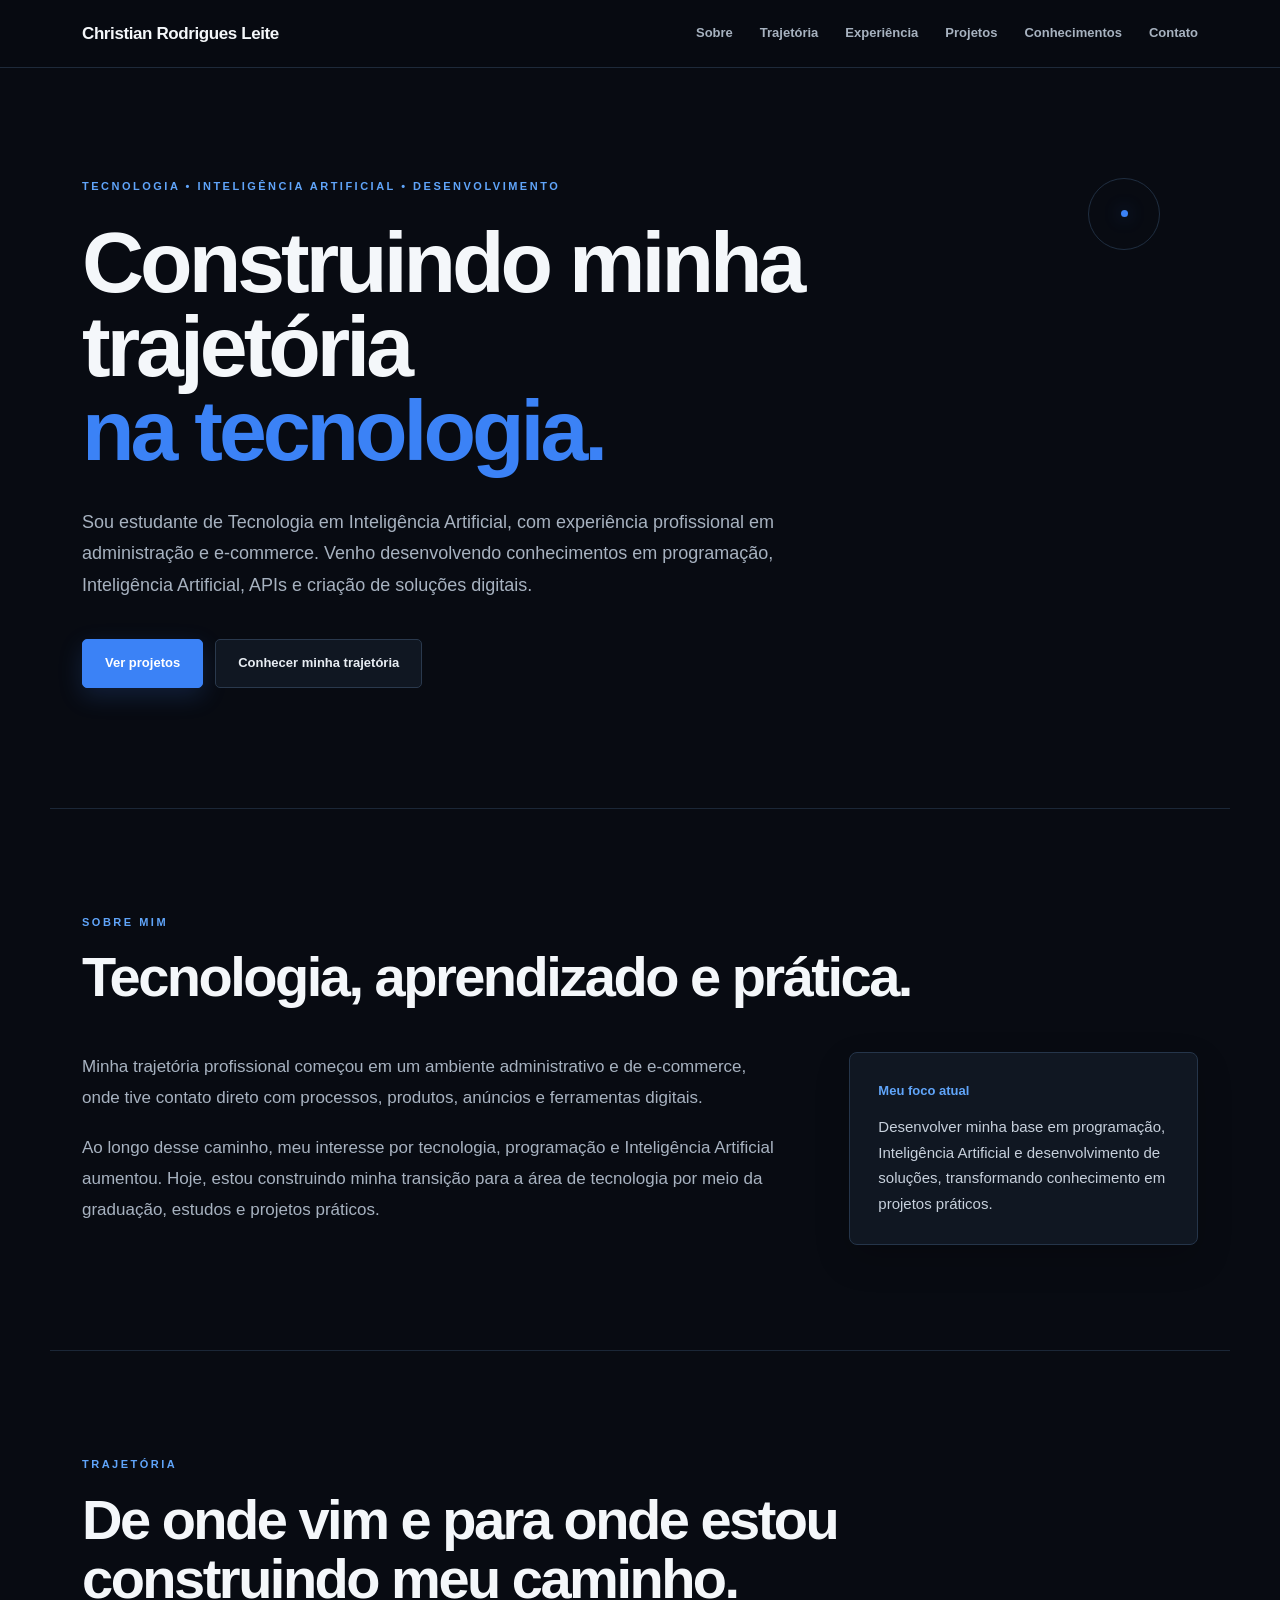
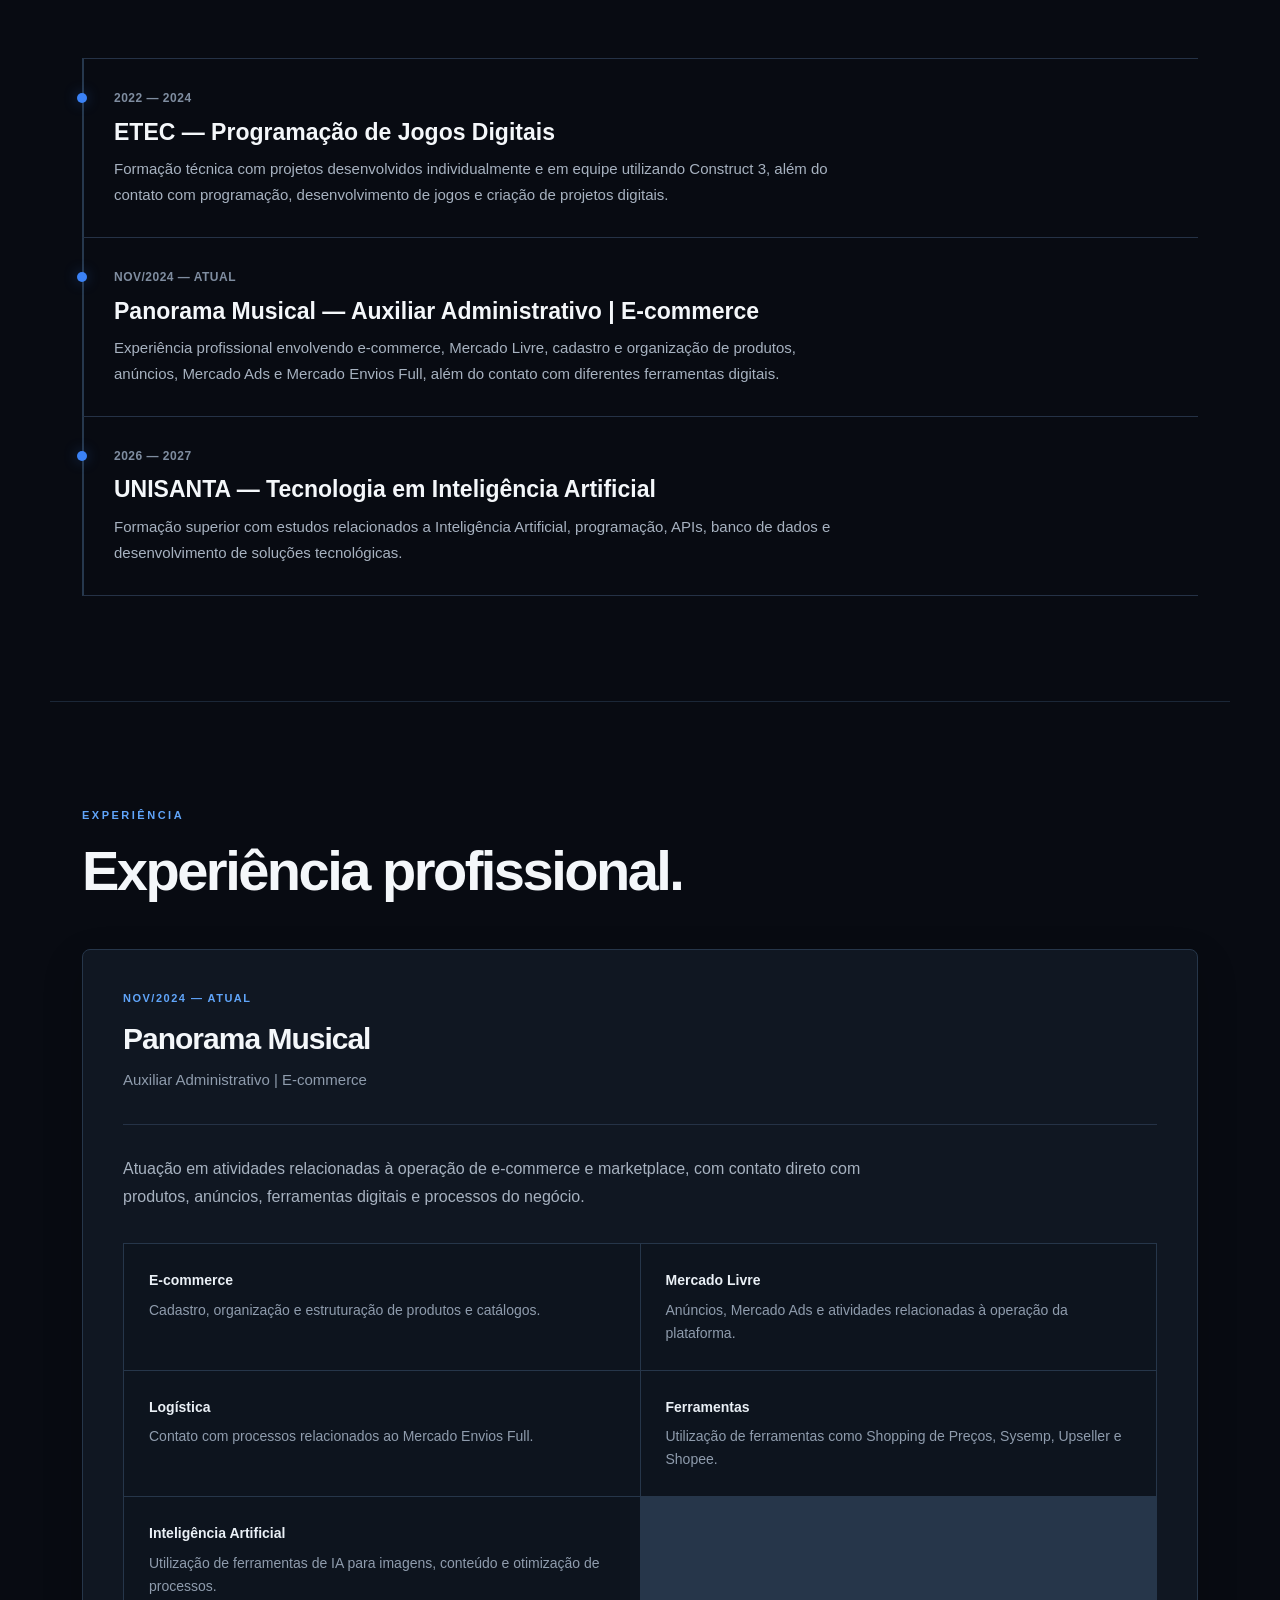
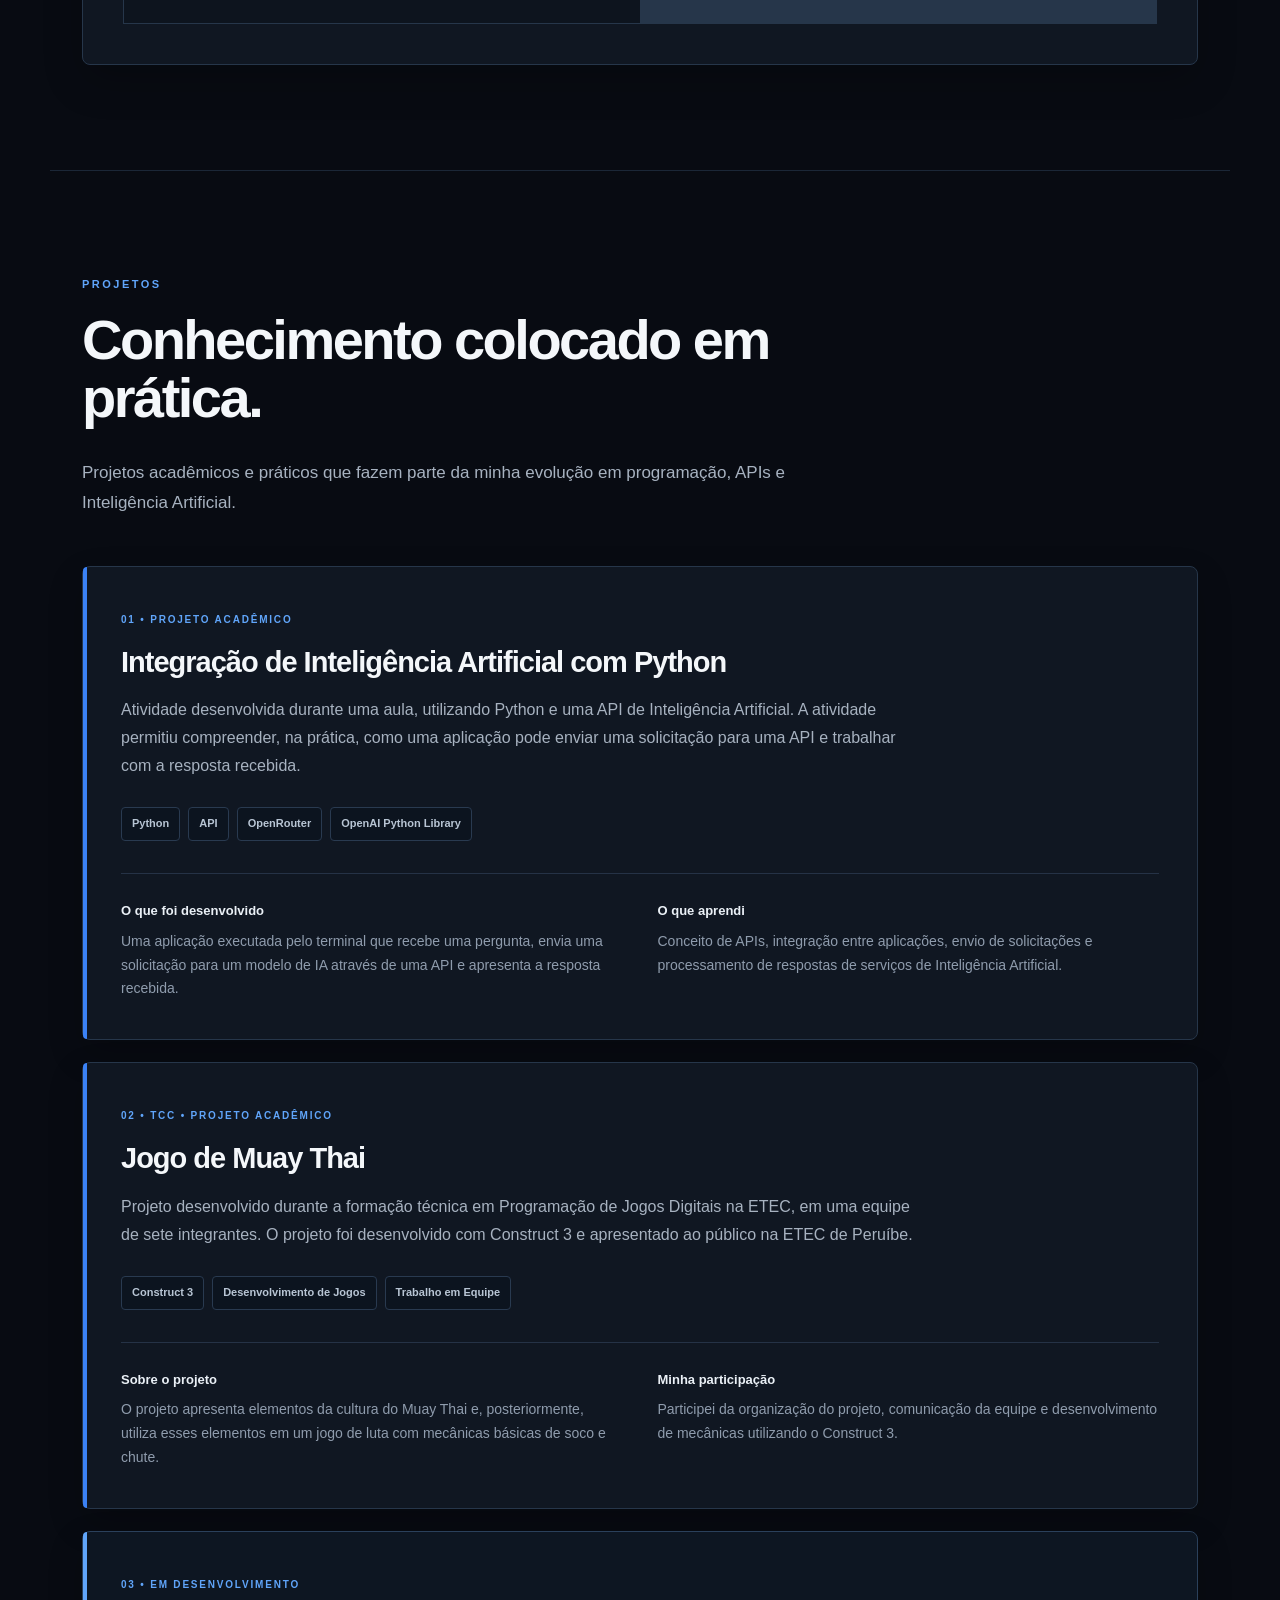
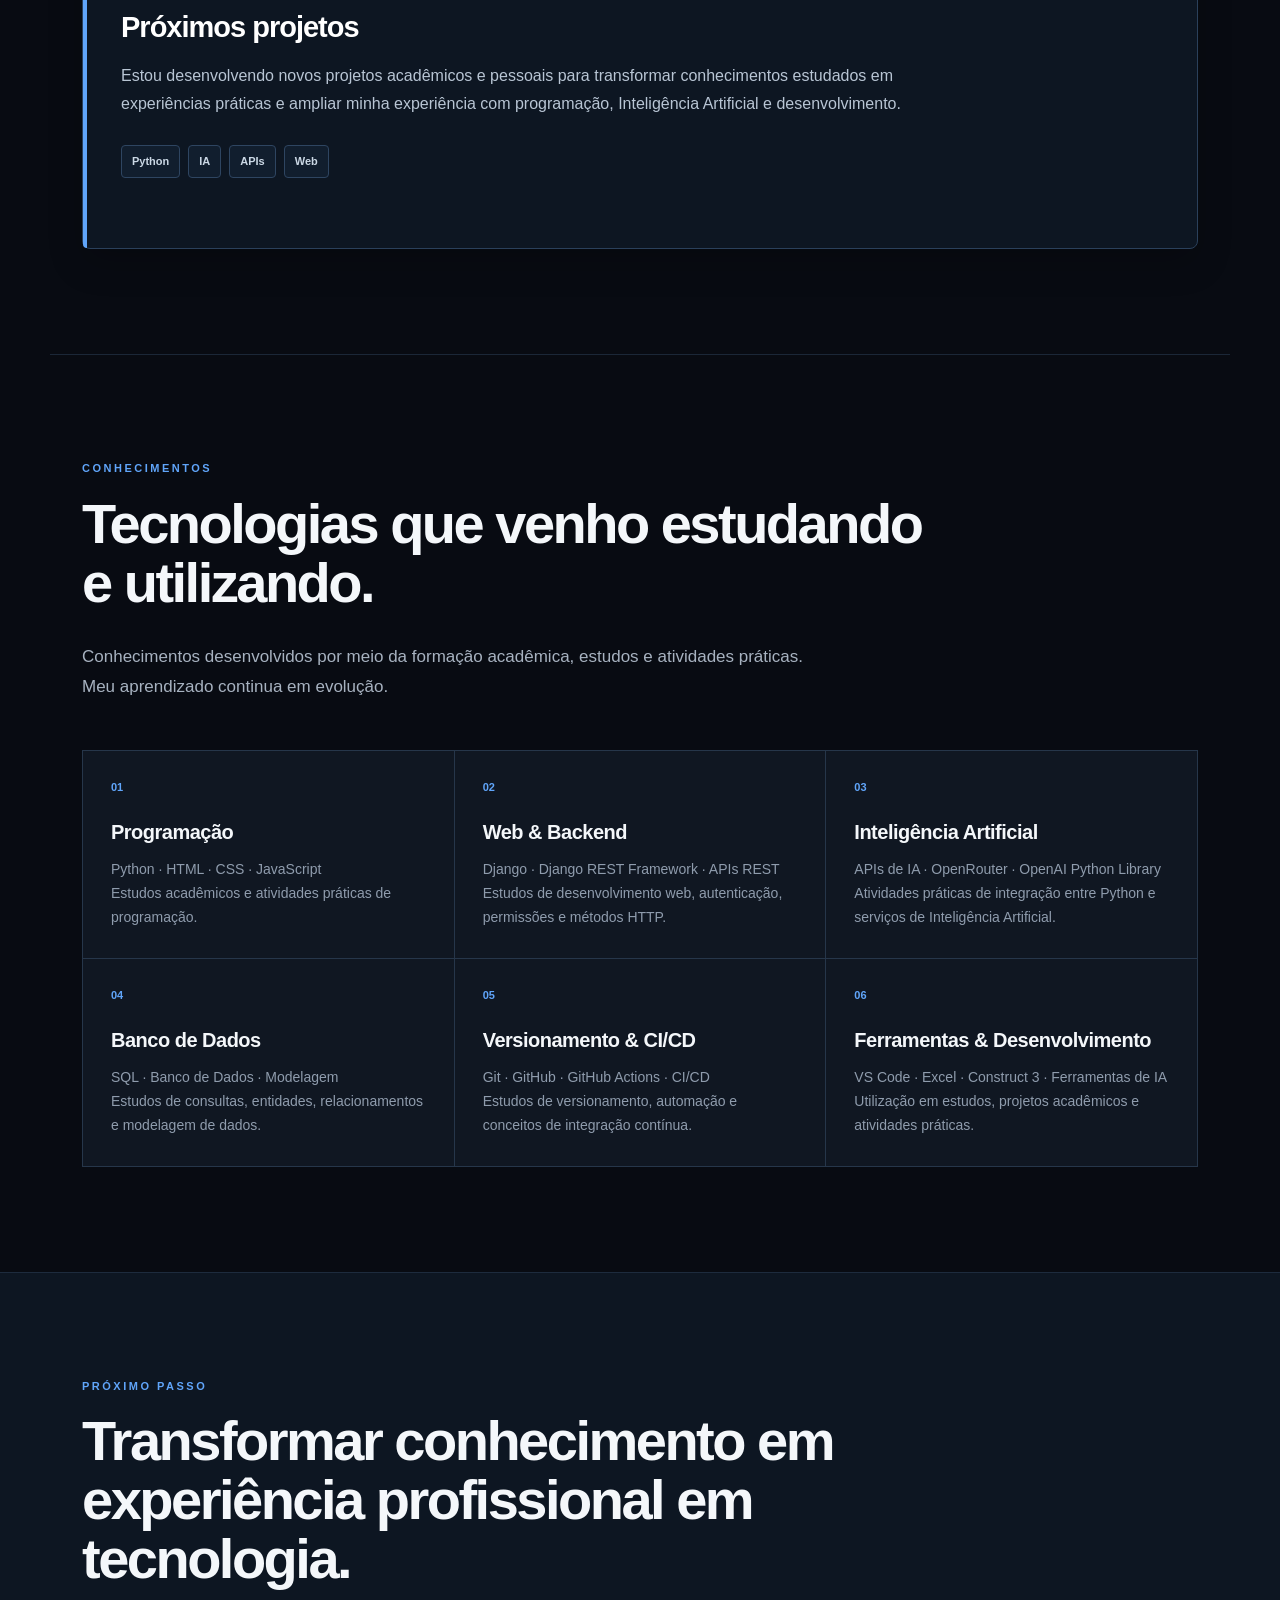
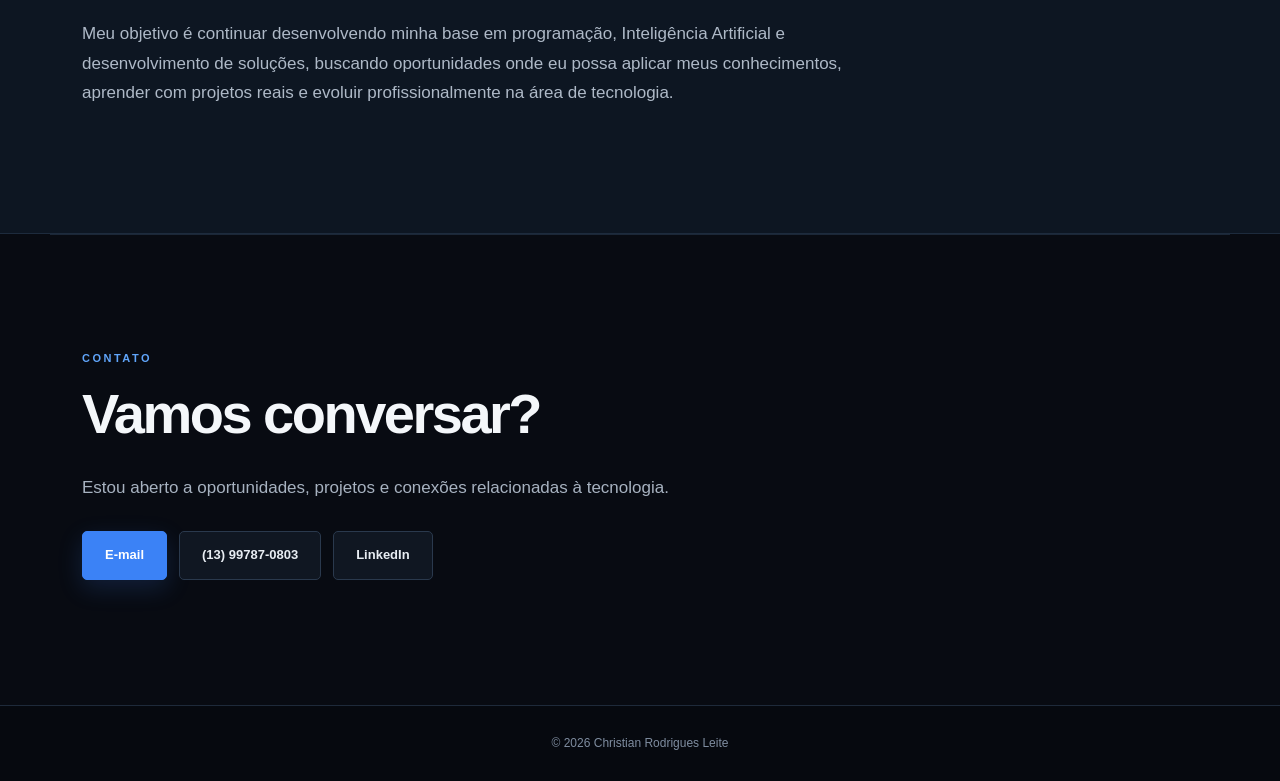
<file: index.html>
<!DOCTYPE html>
<html lang="pt-BR">

<head>

    <meta charset="UTF-8">

    <meta
        name="viewport"
        content="width=device-width, initial-scale=1.0"
    >

    <meta
        name="description"
        content="Portfólio de Christian Rodrigues Leite — Tecnologia, Inteligência Artificial, programação e desenvolvimento de soluções."
    >

    <meta
        name="author"
        content="Christian Rodrigues Leite"
    >

    <title>
        Christian Rodrigues Leite | Tecnologia & IA
    </title>

    <link rel="stylesheet" href="style.css">

</head>


<body>


    <!-- =========================
         CABEÇALHO
    ========================== -->

    <header>

        <nav>

            <a href="#" class="logo">
                Christian Rodrigues Leite
            </a>


            <div class="menu">

                <a href="#sobre">
                    Sobre
                </a>

                <a href="#trajetoria">
                    Trajetória
                </a>

                <a href="#experiencia">
                    Experiência
                </a>

                <a href="#projetos">
                    Projetos
                </a>

                <a href="#conhecimentos">
                    Conhecimentos
                </a>

                <a href="#contato">
                    Contato
                </a>

            </div>

        </nav>

    </header>


    <main>


        <!-- =========================
             HERO
        ========================== -->

        <section class="hero">

            <p class="hero-tag">
                TECNOLOGIA • INTELIGÊNCIA ARTIFICIAL • DESENVOLVIMENTO
            </p>


            <h1>
                Construindo minha trajetória
                <span>na tecnologia.</span>
            </h1>


            <p class="hero-text">

                Sou estudante de Tecnologia em Inteligência Artificial,
                com experiência profissional em administração e e-commerce.
                Venho desenvolvendo conhecimentos em programação,
                Inteligência Artificial, APIs e criação de soluções digitais.

            </p>


            <div class="hero-buttons">

                <a
                    href="#projetos"
                    class="button primary"
                >
                    Ver projetos
                </a>


                <a
                    href="#sobre"
                    class="button secondary"
                >
                    Conhecer minha trajetória
                </a>

            </div>

        </section>


        <!-- =========================
             SOBRE
        ========================== -->

        <section
            id="sobre"
            class="section"
        >

            <p class="section-tag">
                SOBRE MIM
            </p>


            <h2>
                Tecnologia, aprendizado e prática.
            </h2>


            <div class="about-content">

                <div>

                    <p>

                        Minha trajetória profissional começou em um ambiente
                        administrativo e de e-commerce, onde tive contato
                        direto com processos, produtos, anúncios e ferramentas
                        digitais.

                    </p>


                    <p>

                        Ao longo desse caminho, meu interesse por tecnologia,
                        programação e Inteligência Artificial aumentou.
                        Hoje, estou construindo minha transição para a área
                        de tecnologia por meio da graduação, estudos e
                        projetos práticos.

                    </p>

                </div>


                <div class="about-highlight">

                    <strong>
                        Meu foco atual
                    </strong>

                    <p>

                        Desenvolver minha base em programação, Inteligência
                        Artificial e desenvolvimento de soluções, transformando
                        conhecimento em projetos práticos.

                    </p>

                </div>

            </div>

        </section>


        <!-- =========================
             TRAJETÓRIA
        ========================== -->

        <section
            id="trajetoria"
            class="section"
        >

            <p class="section-tag">
                TRAJETÓRIA
            </p>


            <h2>
                De onde vim e para onde estou construindo meu caminho.
            </h2>


            <div class="timeline">


                <article class="timeline-item">

                    <span>
                        2022 — 2024
                    </span>


                    <h3>
                        ETEC — Programação de Jogos Digitais
                    </h3>


                    <p>

                        Formação técnica com projetos desenvolvidos
                        individualmente e em equipe utilizando Construct 3,
                        além do contato com programação, desenvolvimento
                        de jogos e criação de projetos digitais.

                    </p>

                </article>


                <article class="timeline-item">

                    <span>
                        NOV/2024 — ATUAL
                    </span>


                    <h3>
                        Panorama Musical — Auxiliar Administrativo | E-commerce
                    </h3>


                    <p>

                        Experiência profissional envolvendo e-commerce,
                        Mercado Livre, cadastro e organização de produtos,
                        anúncios, Mercado Ads e Mercado Envios Full,
                        além do contato com diferentes ferramentas digitais.

                    </p>

                </article>


                <article class="timeline-item">

                    <span>
                        2026 — 2027
                    </span>


                    <h3>
                        UNISANTA — Tecnologia em Inteligência Artificial
                    </h3>


                    <p>

                        Formação superior com estudos relacionados a
                        Inteligência Artificial, programação, APIs,
                        banco de dados e desenvolvimento de soluções
                        tecnológicas.

                    </p>

                </article>


            </div>

        </section>


        <!-- =========================
             EXPERIÊNCIA
        ========================== -->

        <section
            id="experiencia"
            class="section"
        >

            <p class="section-tag">
                EXPERIÊNCIA
            </p>


            <h2>
                Experiência profissional.
            </h2>


            <div class="experience-card">

                <div class="experience-header">

                    <div>

                        <span class="experience-period">
                            NOV/2024 — ATUAL
                        </span>


                        <h3>
                            Panorama Musical
                        </h3>


                        <p>
                            Auxiliar Administrativo | E-commerce
                        </p>

                    </div>

                </div>


                <div class="experience-content">

                    <p>

                        Atuação em atividades relacionadas à operação
                        de e-commerce e marketplace, com contato direto
                        com produtos, anúncios, ferramentas digitais
                        e processos do negócio.

                    </p>


                    <div class="experience-grid">


                        <div>

                            <strong>
                                E-commerce
                            </strong>

                            <p>
                                Cadastro, organização e estruturação
                                de produtos e catálogos.
                            </p>

                        </div>


                        <div>

                            <strong>
                                Mercado Livre
                            </strong>

                            <p>
                                Anúncios, Mercado Ads e atividades
                                relacionadas à operação da plataforma.
                            </p>

                        </div>


                        <div>

                            <strong>
                                Logística
                            </strong>

                            <p>
                                Contato com processos relacionados
                                ao Mercado Envios Full.
                            </p>

                        </div>


                        <div>

                            <strong>
                                Ferramentas
                            </strong>

                            <p>
                                Utilização de ferramentas como Shopping
                                de Preços, Sysemp, Upseller e Shopee.
                            </p>

                        </div>


                        <div>

                            <strong>
                                Inteligência Artificial
                            </strong>

                            <p>
                                Utilização de ferramentas de IA para
                                imagens, conteúdo e otimização de processos.
                            </p>

                        </div>


                    </div>

                </div>

            </div>

        </section>


        <!-- =========================
             PROJETOS
        ========================== -->

        <section
            id="projetos"
            class="section"
        >

            <p class="section-tag">
                PROJETOS
            </p>


            <h2>
                Conhecimento colocado em prática.
            </h2>


            <p>

                Projetos acadêmicos e práticos que fazem parte da minha
                evolução em programação, APIs e Inteligência Artificial.

            </p>


            <div class="projects">


                <!-- PROJETO 01 -->

                <article class="project-card">

                    <span class="project-type">
                        01 • PROJETO ACADÊMICO
                    </span>


                    <h3>
                        Integração de Inteligência Artificial com Python
                    </h3>


                    <p>

                        Atividade desenvolvida durante uma aula, utilizando
                        Python e uma API de Inteligência Artificial.
                        A atividade permitiu compreender, na prática,
                        como uma aplicação pode enviar uma solicitação
                        para uma API e trabalhar com a resposta recebida.

                    </p>


                    <div class="project-tech">

                        <span>Python</span>
                        <span>API</span>
                        <span>OpenRouter</span>
                        <span>OpenAI Python Library</span>

                    </div>


                    <div class="project-details">

                        <div>

                            <strong>
                                O que foi desenvolvido
                            </strong>

                            <p>

                                Uma aplicação executada pelo terminal
                                que recebe uma pergunta, envia uma
                                solicitação para um modelo de IA através
                                de uma API e apresenta a resposta recebida.

                            </p>

                        </div>


                        <div>

                            <strong>
                                O que aprendi
                            </strong>

                            <p>

                                Conceito de APIs, integração entre aplicações,
                                envio de solicitações e processamento de
                                respostas de serviços de Inteligência Artificial.

                            </p>

                        </div>

                    </div>

                </article>


                <!-- PROJETO 02 -->

                <article class="project-card">

                    <span class="project-type">
                        02 • TCC • PROJETO ACADÊMICO
                    </span>


                    <h3>
                        Jogo de Muay Thai
                    </h3>


                    <p>

                        Projeto desenvolvido durante a formação técnica
                        em Programação de Jogos Digitais na ETEC,
                        em uma equipe de sete integrantes. O projeto
                        foi desenvolvido com Construct 3 e apresentado
                        ao público na ETEC de Peruíbe.

                    </p>


                    <div class="project-tech">

                        <span>Construct 3</span>
                        <span>Desenvolvimento de Jogos</span>
                        <span>Trabalho em Equipe</span>

                    </div>


                    <div class="project-details">

                        <div>

                            <strong>
                                Sobre o projeto
                            </strong>

                            <p>

                                O projeto apresenta elementos da cultura
                                do Muay Thai e, posteriormente, utiliza
                                esses elementos em um jogo de luta com
                                mecânicas básicas de soco e chute.

                            </p>

                        </div>


                        <div>

                            <strong>
                                Minha participação
                            </strong>

                            <p>

                                Participei da organização do projeto,
                                comunicação da equipe e desenvolvimento
                                de mecânicas utilizando o Construct 3.

                            </p>

                        </div>

                    </div>

                </article>


                <!-- PROJETO 03 -->

                <article class="project-card project-future">

                    <span class="project-type">
                        03 • EM DESENVOLVIMENTO
                    </span>


                    <h3>
                        Próximos projetos
                    </h3>


                    <p>

                        Estou desenvolvendo novos projetos acadêmicos
                        e pessoais para transformar conhecimentos estudados
                        em experiências práticas e ampliar minha experiência
                        com programação, Inteligência Artificial e desenvolvimento.

                    </p>


                    <div class="project-tech">

                        <span>Python</span>
                        <span>IA</span>
                        <span>APIs</span>
                        <span>Web</span>

                    </div>

                </article>


            </div>

        </section>


        <!-- =========================
             CONHECIMENTOS
        ========================== -->

        <section
            id="conhecimentos"
            class="section"
        >

            <p class="section-tag">
                CONHECIMENTOS
            </p>


            <h2>
                Tecnologias que venho estudando e utilizando.
            </h2>


            <p>

                Conhecimentos desenvolvidos por meio da formação acadêmica,
                estudos e atividades práticas. Meu aprendizado continua em evolução.

            </p>


            <div class="skills-grid">


                <article class="skill-group">

                    <span>
                        01
                    </span>


                    <h3>
                        Programação
                    </h3>


                    <p>
                        Python · HTML · CSS · JavaScript
                    </p>


                    <p>
                        Estudos acadêmicos e atividades práticas de programação.
                    </p>

                </article>


                <article class="skill-group">

                    <span>
                        02
                    </span>


                    <h3>
                        Web & Backend
                    </h3>


                    <p>
                        Django · Django REST Framework · APIs REST
                    </p>


                    <p>
                        Estudos de desenvolvimento web, autenticação,
                        permissões e métodos HTTP.
                    </p>

                </article>


                <article class="skill-group">

                    <span>
                        03
                    </span>


                    <h3>
                        Inteligência Artificial
                    </h3>


                    <p>
                        APIs de IA · OpenRouter · OpenAI Python Library
                    </p>


                    <p>
                        Atividades práticas de integração entre Python
                        e serviços de Inteligência Artificial.
                    </p>

                </article>


                <article class="skill-group">

                    <span>
                        04
                    </span>


                    <h3>
                        Banco de Dados
                    </h3>


                    <p>
                        SQL · Banco de Dados · Modelagem
                    </p>


                    <p>
                        Estudos de consultas, entidades, relacionamentos
                        e modelagem de dados.
                    </p>

                </article>


                <article class="skill-group">

                    <span>
                        05
                    </span>


                    <h3>
                        Versionamento & CI/CD
                    </h3>


                    <p>
                        Git · GitHub · GitHub Actions · CI/CD
                    </p>


                    <p>
                        Estudos de versionamento, automação e conceitos
                        de integração contínua.
                    </p>

                </article>


                <article class="skill-group">

                    <span>
                        06
                    </span>


                    <h3>
                        Ferramentas & Desenvolvimento
                    </h3>


                    <p>
                        VS Code · Excel · Construct 3 · Ferramentas de IA
                    </p>


                    <p>
                        Utilização em estudos, projetos acadêmicos
                        e atividades práticas.
                    </p>

                </article>


            </div>

        </section>


        <!-- =========================
             OBJETIVO
        ========================== -->

        <section
            id="objetivo"
            class="section objective"
        >

            <p class="section-tag">
                PRÓXIMO PASSO
            </p>


            <h2>
                Transformar conhecimento em experiência profissional em tecnologia.
            </h2>


            <p>

                Meu objetivo é continuar desenvolvendo minha base em
                programação, Inteligência Artificial e desenvolvimento
                de soluções, buscando oportunidades onde eu possa aplicar
                meus conhecimentos, aprender com projetos reais e evoluir
                profissionalmente na área de tecnologia.

            </p>

        </section>


        <!-- =========================
             CONTATO
        ========================== -->

        <section
    id="contato"
    class="section contact"
>

    <p class="section-tag">
        CONTATO
    </p>

    <h2>
        Vamos conversar?
    </h2>

    <p>
        Estou aberto a oportunidades, projetos e conexões
        relacionadas à tecnologia.
    </p>

    <div class="contact-buttons">

        <a
            href="mailto:rodrigueschristian962@gmail.com"
            class="button primary"
        >
            E-mail
        </a>

        <a
            href="tel:+5513997870803"
            class="button secondary"
        >
            (13) 99787-0803
        </a>

        <a
            href="https://www.linkedin.com/in/christian-rodrigues-leite-810baa426/"
            target="_blank"
            rel="noopener noreferrer"
            class="button secondary"
        >
            LinkedIn
        </a>

    </div>

</section>


    </main>


    <!-- =========================
         RODAPÉ
    ========================== -->

    <footer>

        <p>
            © 2026 Christian Rodrigues Leite
        </p>

    </footer>


</body>

</html>
</file>
<file: style.css>
/* =========================
   CONFIGURAÇÕES GERAIS
========================= */

* {
    margin: 0;
    padding: 0;
    box-sizing: border-box;
}

html {
    scroll-behavior: smooth;
    scroll-padding-top: 80px;
}

body {
    font-family: Arial, Helvetica, sans-serif;
    background: #080b12;
    color: #f4f7fa;
    line-height: 1.6;
}

a {
    color: inherit;
    text-decoration: none;
}

main {
    overflow: hidden;
}


/* =========================
   CABEÇALHO
========================= */

header {
    position: sticky;
    top: 0;
    z-index: 100;

    background: rgba(8, 11, 18, 0.94);
    border-bottom: 1px solid #1e2a3a;

    backdrop-filter: blur(12px);
    -webkit-backdrop-filter: blur(12px);
}

nav {
    max-width: 1180px;
    margin: 0 auto;
    padding: 20px 32px;

    display: flex;
    align-items: center;
    justify-content: space-between;
    gap: 30px;
}

.logo {
    color: #f4f7fa;

    font-size: 17px;
    font-weight: 700;
    letter-spacing: -0.4px;

    transition: color 0.2s ease;
}

.logo:hover {
    color: #60a5fa;
}

.menu {
    display: flex;
    align-items: center;
    gap: 27px;
}

.menu a {
    position: relative;

    font-size: 13px;
    font-weight: 600;

    color: #a7b2c0;

    transition:
        color 0.2s ease,
        transform 0.2s ease;
}

.menu a:hover {
    color: #f4f7fa;
}

.menu a:focus-visible {
    outline: 2px solid #60a5fa;
    outline-offset: 5px;
    border-radius: 2px;
}

.menu a::after {
    content: "";

    position: absolute;
    left: 0;
    bottom: -7px;

    width: 0;
    height: 2px;

    background: #3b82f6;

    transition: width 0.2s ease;
}

.menu a:hover::after,
.menu a:focus-visible::after {
    width: 100%;
}


/* =========================
   HERO
========================= */

.hero {
    max-width: 1180px;
    min-height: 720px;

    margin: 0 auto;
    padding: 110px 32px 120px;

    display: flex;
    flex-direction: column;
    justify-content: center;

    position: relative;
}

.hero::before {
    content: "";

    position: absolute;

    top: 110px;
    right: 70px;

    width: 70px;
    height: 70px;

    border: 1px solid #26384d;
    border-radius: 50%;

    opacity: 0.8;
}

.hero::after {
    content: "";

    position: absolute;

    top: 142px;
    right: 102px;

    width: 7px;
    height: 7px;

    border-radius: 50%;

    background: #3b82f6;

    box-shadow: 0 0 18px rgba(59, 130, 246, 0.45);
}

.hero-tag {
    margin-bottom: 24px;

    font-size: 11px;
    font-weight: 700;
    letter-spacing: 2.5px;

    color: #60a5fa;
}

.hero h1 {
    max-width: 900px;

    font-size: clamp(50px, 7vw, 86px);
    line-height: 0.98;

    letter-spacing: -4px;
    font-weight: 700;

    color: #f4f7fa;
}

.hero h1 span {
    display: block;

    color: #3b82f6;
}

.hero-text {
    max-width: 700px;

    margin-top: 34px;

    font-size: 18px;
    line-height: 1.75;

    color: #a7b2c0;
}

.hero-buttons {
    display: flex;
    flex-wrap: wrap;
    gap: 12px;

    margin-top: 38px;
}

.button {
    display: inline-flex;

    align-items: center;
    justify-content: center;

    min-height: 48px;

    padding: 13px 22px;

    border: 1px solid #314158;
    border-radius: 5px;

    font-size: 13px;
    font-weight: 700;

    transition:
        background 0.2s ease,
        color 0.2s ease,
        border-color 0.2s ease,
        transform 0.2s ease,
        box-shadow 0.2s ease;
}

.button:hover {
    transform: translateY(-2px);
}

.button:focus-visible {
    outline: 2px solid #60a5fa;
    outline-offset: 4px;
}

.button.primary {
    background: #3b82f6;
    color: #ffffff;
    border-color: #3b82f6;

    box-shadow: 0 8px 24px rgba(59, 130, 246, 0.18);
}

.button.primary:hover {
    background: #2563eb;
    border-color: #2563eb;

    box-shadow: 0 12px 30px rgba(59, 130, 246, 0.25);
}

.button.secondary {
    background: #101722;
    color: #e8edf3;

    border-color: #2a394d;
}

.button.secondary:hover {
    background: #141e2c;
    border-color: #3b82f6;
    color: #ffffff;
}


/* =========================
   SEÇÕES
========================= */

.section {
    max-width: 1180px;

    margin: 0 auto;

    padding: 105px 32px;

    border-top: 1px solid #1b2737;
}

.section-tag {
    margin-bottom: 17px;

    font-size: 11px;
    font-weight: 700;
    letter-spacing: 2.5px;

    color: #60a5fa;
}

.section h2 {
    max-width: 850px;

    margin-bottom: 30px;

    font-size: clamp(34px, 5vw, 56px);

    line-height: 1.05;
    letter-spacing: -2.5px;

    color: #f4f7fa;
}

.section > p:not(.section-tag) {
    max-width: 740px;

    margin-bottom: 20px;

    font-size: 17px;
    line-height: 1.75;

    color: #a7b2c0;
}


/* =========================
   SOBRE
========================= */

.about-content {
    display: grid;

    grid-template-columns: minmax(0, 1.6fr) minmax(260px, 0.8fr);

    gap: 70px;

    margin-top: 45px;
}

.about-content > div:first-child p {
    max-width: 720px;

    margin-bottom: 20px;

    font-size: 17px;
    line-height: 1.8;

    color: #a7b2c0;
}

.about-highlight {
    align-self: start;

    padding: 28px;

    background: #101722;

    border: 1px solid #25354a;
    border-radius: 8px;

    color: #ffffff;

    box-shadow: 0 14px 35px rgba(0, 0, 0, 0.18);
}

.about-highlight strong {
    display: block;

    margin-bottom: 12px;

    font-size: 13px;

    color: #60a5fa;
}

.about-highlight p {
    font-size: 15px;
    line-height: 1.7;

    color: #c7d0dc;
}


/* =========================
   TRAJETÓRIA
========================= */

.timeline {
    margin-top: 50px;
}

.timeline-item {
    position: relative;

    padding: 30px 0 30px 30px;

    border-top: 1px solid #253246;
    border-left: 2px solid #26384d;
}

.timeline-item:last-child {
    border-bottom: 1px solid #253246;
}

.timeline-item::before {
    content: "";

    position: absolute;

    top: 34px;
    left: -7px;

    width: 10px;
    height: 10px;

    border-radius: 50%;

    background: #3b82f6;

    box-shadow: 0 0 14px rgba(59, 130, 246, 0.35);
}

.timeline-item span {
    display: block;

    margin-bottom: 9px;

    font-size: 12px;
    font-weight: 700;

    letter-spacing: 0.5px;

    color: #7f8da0;
}

.timeline-item h3 {
    margin-bottom: 10px;

    font-size: 23px;
    line-height: 1.25;

    color: #f4f7fa;
}

.timeline-item p {
    max-width: 730px;

    font-size: 15px;
    line-height: 1.7;

    color: #a7b2c0;
}


/* =========================
   EXPERIÊNCIA
========================= */

.experience-card {
    margin-top: 48px;

    padding: 40px;

    background: #101722;

    border: 1px solid #26364a;
    border-radius: 8px;

    box-shadow: 0 16px 40px rgba(0, 0, 0, 0.2);
}

.experience-period {
    display: block;

    margin-bottom: 8px;

    font-size: 11px;
    font-weight: 700;
    letter-spacing: 1.5px;

    color: #60a5fa;
}

.experience-header h3 {
    margin-bottom: 5px;

    font-size: 30px;

    letter-spacing: -1px;

    color: #f4f7fa;
}

.experience-header p {
    font-size: 15px;

    color: #8f9cad;
}

.experience-content {
    margin-top: 32px;

    padding-top: 30px;

    border-top: 1px solid #253246;
}

.experience-content > p {
    max-width: 780px;

    margin-bottom: 32px;

    font-size: 16px;
    line-height: 1.75;

    color: #a7b2c0;
}

.experience-grid {
    display: grid;

    grid-template-columns: repeat(2, 1fr);

    gap: 1px;

    background: #26364a;

    border: 1px solid #26364a;
}

.experience-grid > div {
    padding: 25px;

    background: #0d141e;
}

.experience-grid strong {
    display: block;

    margin-bottom: 7px;

    font-size: 14px;

    color: #eaf0f6;
}

.experience-grid p {
    font-size: 14px;
    line-height: 1.65;

    color: #8f9cad;
}


/* =========================
   PROJETOS
========================= */

.projects {
    display: grid;

    grid-template-columns: 1fr;

    gap: 22px;

    margin-top: 48px;
}

.project-card {
    position: relative;

    padding: 38px;

    background: #101722;

    border: 1px solid #26364a;
    border-radius: 8px;

    box-shadow: 0 14px 35px rgba(0, 0, 0, 0.18);

    transition:
        transform 0.2s ease,
        box-shadow 0.2s ease,
        border-color 0.2s ease,
        background 0.2s ease;
}

.project-card::before {
    content: "";

    position: absolute;

    top: 0;
    left: 0;

    width: 4px;
    height: 100%;

    background: #3b82f6;

    border-radius: 8px 0 0 8px;
}

.project-card:hover {
    transform: translateY(-4px);

    border-color: #355277;

    background: #121b28;

    box-shadow: 0 20px 45px rgba(0, 0, 0, 0.25);
}

.project-card h3 {
    max-width: 780px;

    margin-bottom: 17px;

    font-size: 29px;

    line-height: 1.2;
    letter-spacing: -1px;

    color: #f4f7fa;
}

.project-type {
    display: inline-block;

    margin-bottom: 17px;

    font-size: 10px;
    font-weight: 700;

    letter-spacing: 1.8px;

    color: #60a5fa;
}

.project-card > p {
    max-width: 800px;

    margin-bottom: 27px;

    font-size: 16px;
    line-height: 1.75;

    color: #a7b2c0;
}


/* =========================
   TECNOLOGIAS
========================= */

.project-tech {
    display: flex;

    flex-wrap: wrap;

    gap: 8px;

    margin-bottom: 32px;
}

.project-tech span {
    padding: 7px 10px;

    background: #0c141f;

    border: 1px solid #293a50;
    border-radius: 4px;

    font-size: 11px;
    font-weight: 700;

    color: #b8c5d4;

    transition:
        border-color 0.2s ease,
        color 0.2s ease,
        background 0.2s ease;
}

.project-tech span:hover {
    background: #111d2c;
    border-color: #3b82f6;
    color: #dcecff;
}


/* =========================
   DETALHES DOS PROJETOS
========================= */

.project-details {
    display: grid;

    grid-template-columns: repeat(2, 1fr);

    gap: 35px;

    padding-top: 27px;

    border-top: 1px solid #253246;
}

.project-details strong {
    display: block;

    margin-bottom: 8px;

    font-size: 13px;

    color: #eaf0f6;
}

.project-details p {
    font-size: 14px;
    line-height: 1.7;

    color: #8f9cad;
}


/* =========================
   PROJETO EM DESENVOLVIMENTO
========================= */

.project-future {
    background: #0d1622;

    border-color: #2a405b;

    color: #ffffff;
}

.project-future::before {
    background: #60a5fa;
}

.project-future h3 {
    color: #ffffff;
}

.project-future > p {
    color: #b8c5d4;
}

.project-future .project-type {
    color: #60a5fa;
}

.project-future .project-tech span {
    background: #111e2e;

    border-color: #2e4561;

    color: #cbd8e5;
}


/* =========================
   CONHECIMENTOS
========================= */

.skills-grid {
    display: grid;

    grid-template-columns: repeat(3, 1fr);

    gap: 1px;

    margin-top: 48px;

    background: #26364a;

    border: 1px solid #26364a;
}

.skill-group {
    min-height: 180px;

    padding: 28px;

    background: #101722;

    transition:
        background 0.2s ease,
        transform 0.2s ease;
}

.skill-group:hover {
    background: #121d2a;
}

.skill-group > span {
    display: block;

    margin-bottom: 20px;

    font-size: 11px;
    font-weight: 700;

    color: #60a5fa;
}

.skill-group h3 {
    margin-bottom: 10px;

    font-size: 20px;

    letter-spacing: -0.5px;

    color: #f4f7fa;
}

.skill-group p {
    font-size: 14px;
    line-height: 1.7;

    color: #8f9cad;
}


/* =========================
   OBJETIVO
========================= */

.objective {
    background: #0d1622;

    max-width: none;

    padding-left: max(32px, calc((100% - 1116px) / 2));
    padding-right: max(32px, calc((100% - 1116px) / 2));

    border-top: 1px solid #1d2b3d;
    border-bottom: 1px solid #1d2b3d;
}

.objective .section-tag {
    color: #60a5fa;
}

.objective h2 {
    max-width: 850px;

    color: #f4f7fa;
}

.objective > p:not(.section-tag) {
    max-width: 760px;

    color: #aeb9c7;
}


/* =========================
   CONTATO
========================= */

.contact {
    padding-top: 115px;
    padding-bottom: 125px;
}

.contact h2 {
    max-width: 700px;
}

.contact-buttons {
    display: flex;

    flex-wrap: wrap;

    gap: 12px;

    margin-top: 28px;
}

.contact .button.primary {
    background: #3b82f6;
    border-color: #3b82f6;
}

.contact .button.primary:hover {
    background: #2563eb;
    border-color: #2563eb;
}


/* =========================
   RODAPÉ
========================= */

footer {
    padding: 28px 32px;

    text-align: center;

    background: #06090f;

    border-top: 1px solid #1e2a3a;
}

footer p {
    font-size: 12px;

    color: #7f8da0;
}


/* =========================
   RESPONSIVIDADE
========================= */

@media (max-width: 850px) {

    .menu {
        gap: 16px;
    }

    .menu a {
        font-size: 12px;
    }

    .about-content {
        grid-template-columns: 1fr;

        gap: 35px;
    }

    .skills-grid {
        grid-template-columns: repeat(2, 1fr);
    }

    .experience-grid {
        grid-template-columns: 1fr;
    }
}


@media (max-width: 700px) {

    nav {
        padding: 18px 20px;
    }

    .logo {
        font-size: 15px;
    }

    .menu {
        display: none;
    }

    .hero {
        min-height: 650px;

        padding: 90px 20px 100px;
    }

    .hero::before {
        top: 65px;
        right: 25px;

        width: 50px;
        height: 50px;
    }

    .hero::after {
        top: 88px;
        right: 47px;
    }

    .hero h1 {
        font-size: 49px;

        letter-spacing: -2.5px;
    }

    .hero-text {
        font-size: 16px;
    }

    .hero-buttons {
        flex-direction: column;
    }

    .button {
        width: 100%;
    }

    .section {
        padding: 85px 20px;
    }

    .section h2 {
        font-size: 38px;

        letter-spacing: -1.5px;
    }

    .section > p:not(.section-tag) {
        font-size: 16px;
    }

    .timeline-item {
        padding-left: 23px;
    }

    .timeline-item h3 {
        font-size: 21px;
    }

    .experience-card {
        padding: 28px 23px;
    }

    .experience-header h3 {
        font-size: 25px;
    }

    .project-card {
        padding: 28px 25px 28px 28px;
    }

    .project-card h3 {
        font-size: 25px;
    }

    .project-card > p {
        font-size: 15px;
    }

    .project-details {
        grid-template-columns: 1fr;

        gap: 25px;
    }

    .skills-grid {
        grid-template-columns: 1fr;
    }

    .skill-group {
        min-height: auto;
    }

    .objective {
        padding-left: 20px;
        padding-right: 20px;
    }

    .contact-buttons {
        flex-direction: column;
    }

    footer {
        padding: 25px 20px;
    }
}
</file>
